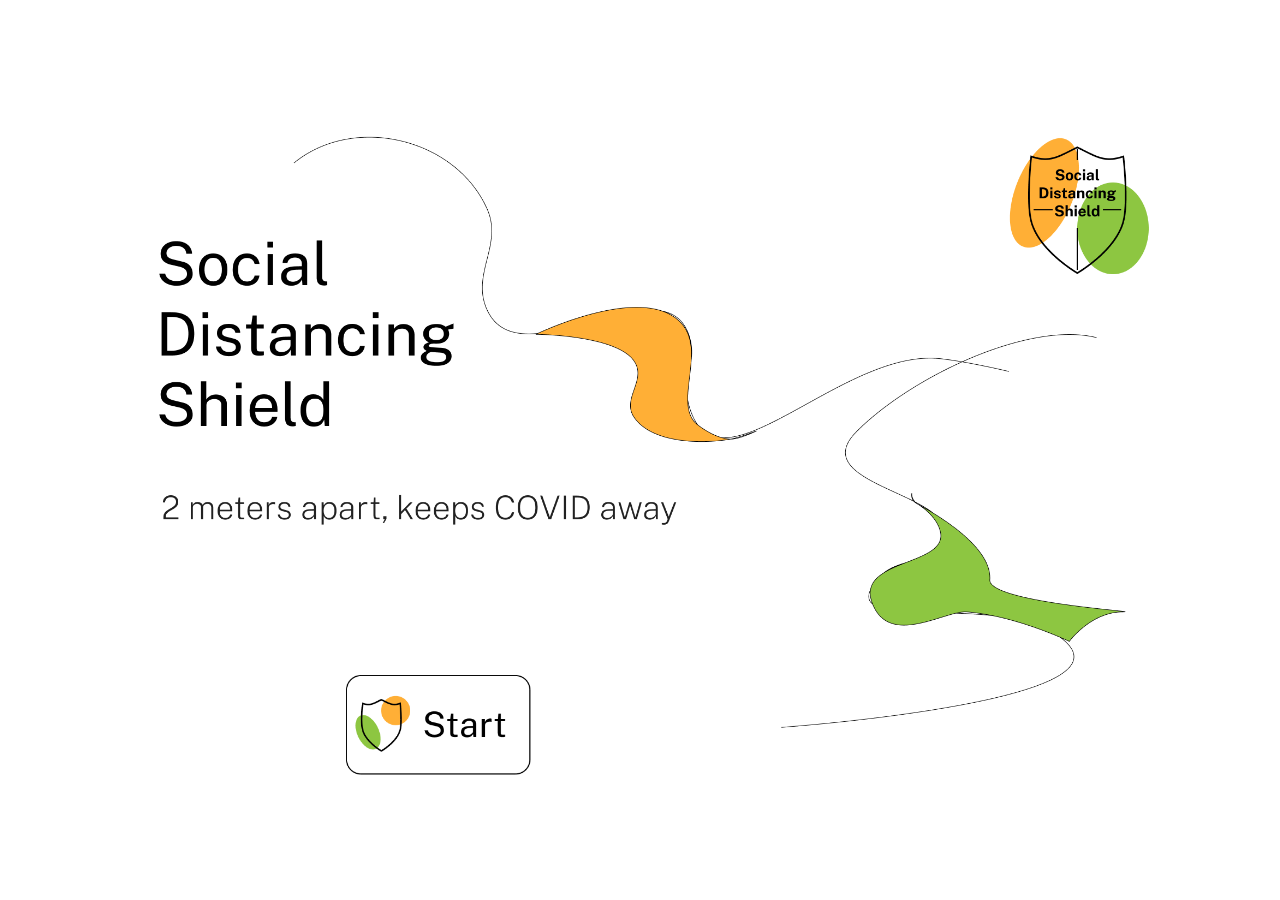
<file: frontend/homepage.html>
<!DOCTYPE html>
<html>
	<head>

		<style>
			body{
                background-image: url('assets/landing.png');
				background-size: 1048px;
				background-repeat: no-repeat; /* you know... don't repeat... */
				background-position: center center; /*center the background */
				background-attachment: fixed; /*don't scroll with content */
				sbackground-color:#FFFDCE;
			}
		</style>
	</head>

	<body>
		<a href="videopage.html">
			<div style = "position:fixed; left:27%; top:75%;">
			<img src="assets/rec_button.png" height="100" width="auto">
			</div>
		</a>
	</body>

</html>
</file>
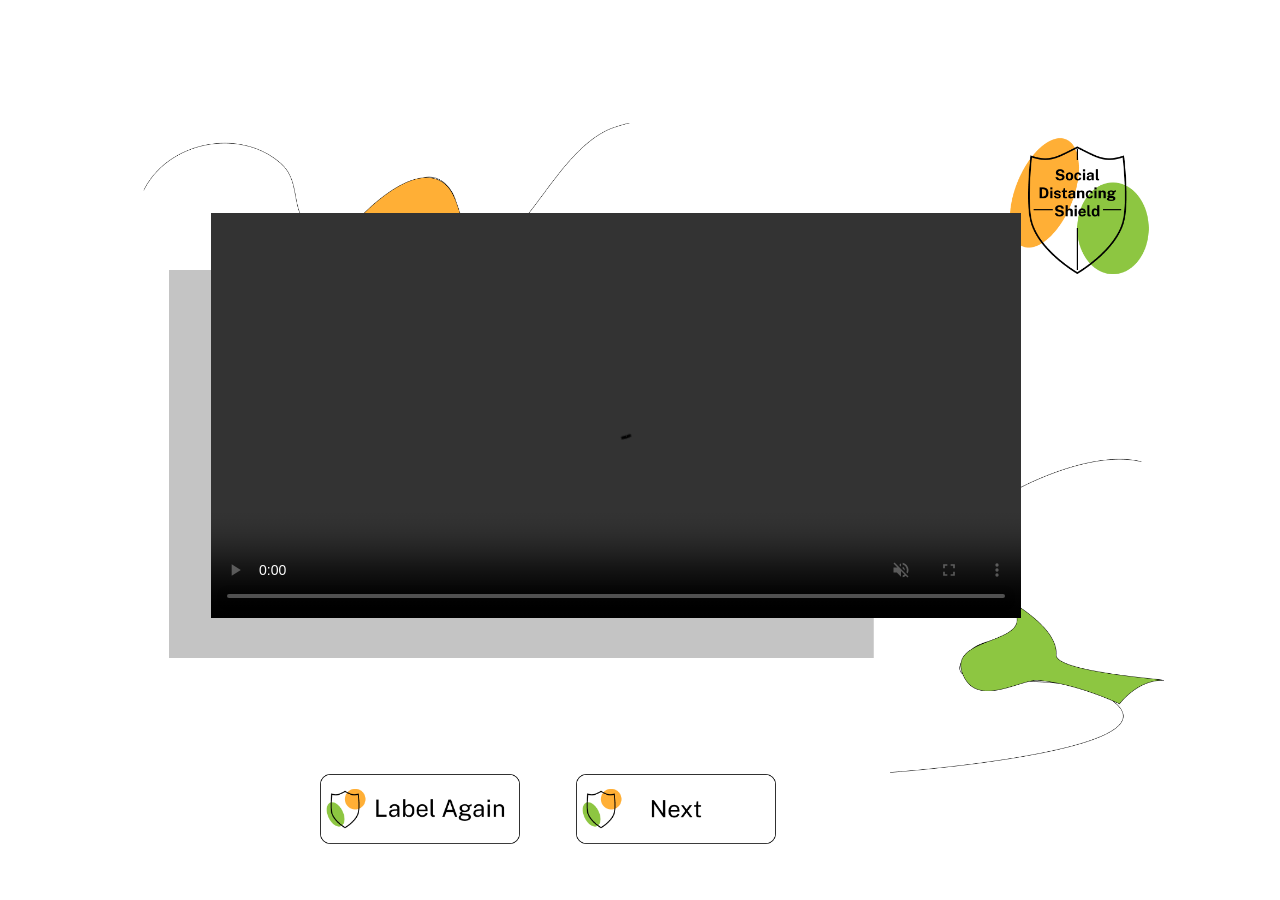
<file: frontend/label.html>
<!DOCTYPE html>
<html>
	<head>

		<style>
			body{
                background-image: url('assets/label_page.png');
				background-size: 1048px;
				background-repeat: no-repeat; /* you know... don't repeat... */
				background-position: center center; /*center the background */
				background-attachment: fixed; /*don't scroll with content */
				sbackground-color:#FFFDCE;
			}
		</style>
	</head>

   <video controls loop autoplay muted style="position:absolute;height:405px;width:auto;top:23.7%;left:16.5%">
           <source type="video/mp4" src="assets/labelling.mp4" />
   </video>

	<body>
		<a href="label.html">
			<div style = "position:fixed; left:25%; top:86%;">
			<img src="assets/label_again.png" height="70" width="auto">
			</div>
		</a>
        <a href="result.html">
			<div style = "position:fixed; left:45%; top:86%;">
			<img src="assets/next_button.png" height="70" width="auto">
			</div>
		</a>
	</body>

</html>
</file>
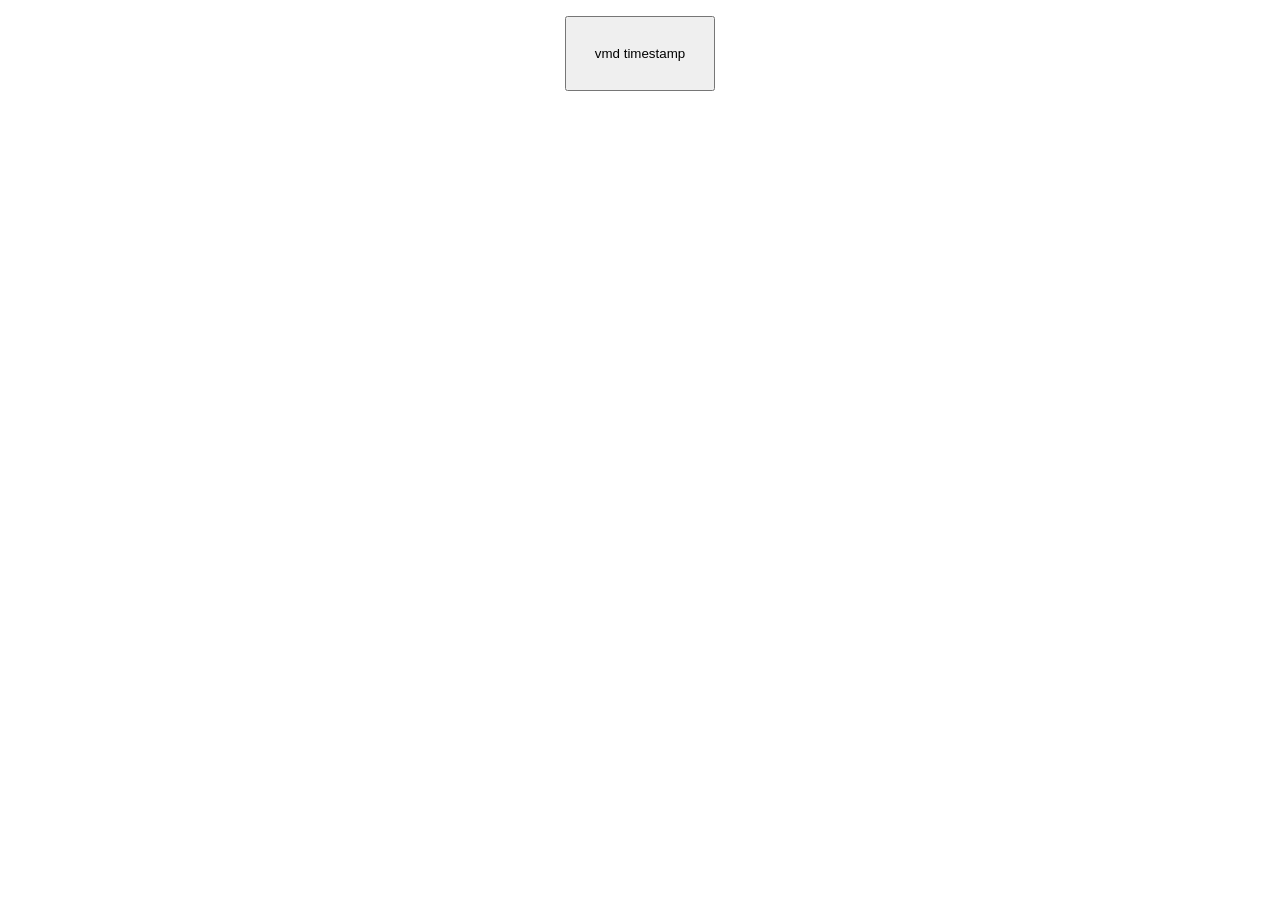
<file: new_frontend/templates/homepage.html>
<!DOCTYPE html>
<html>
	<head>

		<style>
			body{
				background-size: 1040px;
				background-repeat: no-repeat; /* you know... don't repeat... */
				background-position: center center; /*center the background */
				background-attachment: fixed; /*don't scroll with content */
				sbackground-color:#FFFDCE;
			}
		</style>
	</head>

	<body>
		<p align="center"><a href=vmd_timestamp ><button class=grey style="height:75px;width:150px">vmd timestamp</button></a></p>
		<!-- <a href="videopage.html">
			<div style = "position:fixed; left:45.5%; top:85%;">
			<img src="assets/start_button.png" height="50" width="auto">
			</div> -->
		<!-- </a> -->
		<!-- <a href="http://localhost:5000/homepage/">
			<div style = "position:fixed; ">
			<img src="assets/logo.png" height="140" width="auto">
			</div> -->
		<!-- </a> -->
	</body>

</html>
</file>
